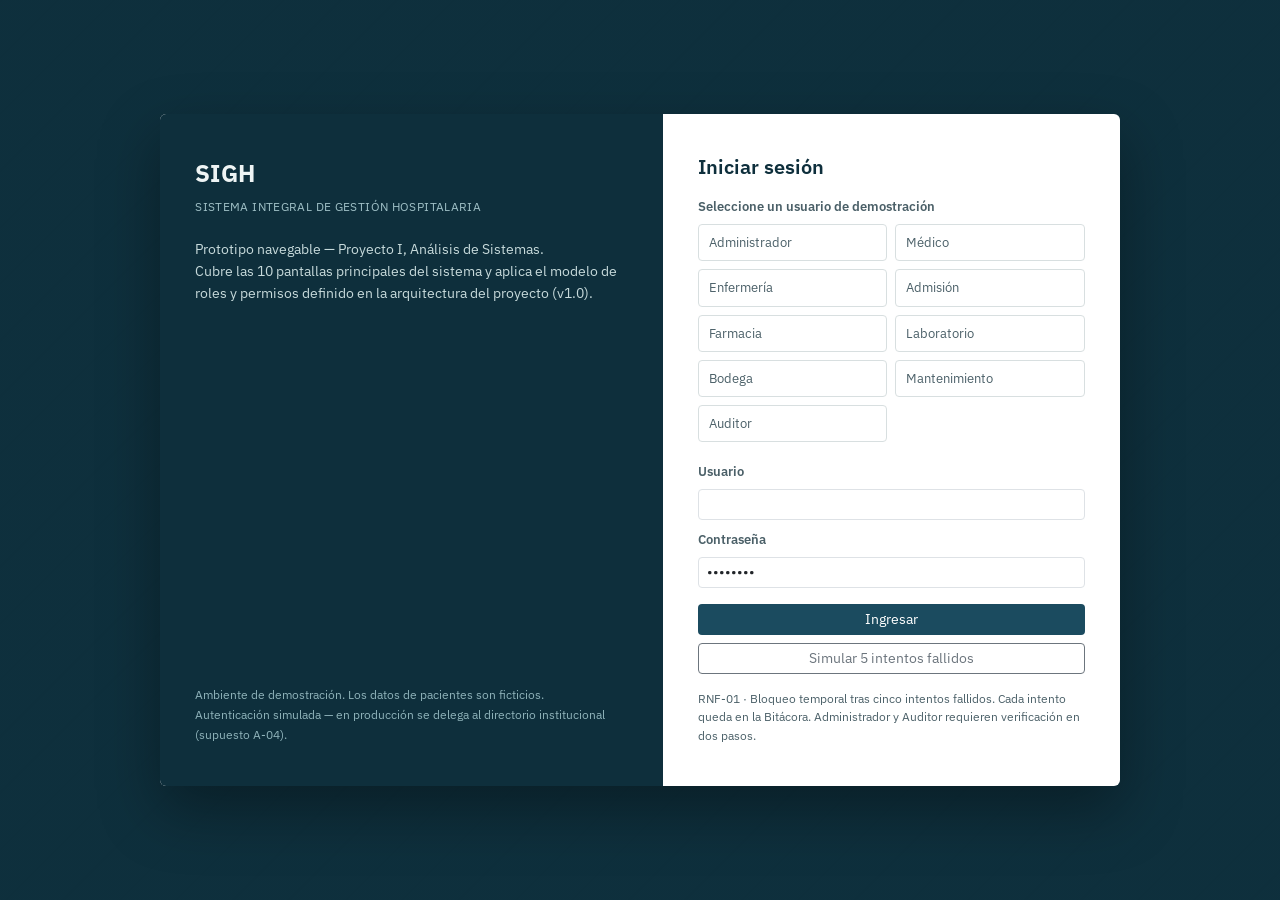
<file: index.html>
<!DOCTYPE html>
<html lang="es">
<head>
<meta charset="UTF-8">
<meta name="viewport" content="width=device-width, initial-scale=1">
<title>Inicio de sesión — SIGH</title>
<link href="https://cdnjs.cloudflare.com/ajax/libs/twitter-bootstrap/5.3.3/css/bootstrap.min.css" rel="stylesheet">
<link href="https://fonts.googleapis.com/css2?family=IBM+Plex+Sans:wght@400;500;600;700&family=IBM+Plex+Mono:wght@500;600&display=swap" rel="stylesheet">
<link href="css/styles.css" rel="stylesheet">
</head>
<body>
<div id="screen-login">

  <div class="login-card">
    <div class="login-side">
      <div>
        <div class="brand">SIGH<small>SISTEMA INTEGRAL DE GESTIÓN HOSPITALARIA</small></div>
        <p class="mt-4 mb-0" style="font-size:.85rem; color:#c7dadb; line-height:1.6;">
          Prototipo navegable — Proyecto I, Análisis de Sistemas.<br>
          Cubre las 10 pantallas principales del sistema y aplica el modelo de roles
          y permisos definido en la arquitectura del proyecto (v1.0).
        </p>
      </div>
      <div class="meta-line">
        Ambiente de demostración. Los datos de pacientes son ficticios.<br>
        Autenticación simulada — en producción se delega al directorio institucional (supuesto A-04).
      </div>
    </div>
    <div class="login-form">
      <h5 class="mb-3">Iniciar sesión</h5>
      <div class="mb-3">
        <label class="form-label">Seleccione un usuario de demostración</label>
        <div class="role-pick" id="role-pick"></div>
      </div>
      <div class="mb-2">
        <label class="form-label">Usuario</label>
        <input type="text" class="form-control form-control-sm" id="login-user" readonly>
      </div>
      <div class="mb-3">
        <label class="form-label">Contraseña</label>
        <input type="password" class="form-control form-control-sm" id="login-pass" placeholder="••••••••" value="demo1234">
      </div>
      <div id="login-alert" class="alert alert-danger py-2 px-3 d-none" style="font-size:.82rem;"></div>
      <button class="btn btn-sm w-100" style="background:var(--sigh-teal-700); color:#fff;" onclick="doLogin()">Ingresar</button>
      <button class="btn btn-sm btn-outline-secondary w-100 mt-2" onclick="simulateFailedLogin()">Simular 5 intentos fallidos</button>
      <p class="helper-text mt-3 mb-0">
        RNF-01 · Bloqueo temporal tras cinco intentos fallidos. Cada intento queda en la Bitácora.
        Administrador y Auditor requieren verificación en dos pasos.
      </p>
    </div>
  </div>
</div>

<script src="https://cdnjs.cloudflare.com/ajax/libs/twitter-bootstrap/5.3.3/js/bootstrap.bundle.min.js"></script>
<script src="js/app.js"></script>
<script>
/* ---------------------------------------------------------
   Lógica exclusiva de la pantalla de inicio de sesión
--------------------------------------------------------- */
let selectedRoleKey = null;

function buildRolePicker(){
  const wrap = document.getElementById('role-pick');
  wrap.innerHTML = '';
  Object.entries(ROLES).forEach(([key, r]) => {
    const btn = document.createElement('button');
    btn.type = 'button';
    btn.className = 'role-chip';
    btn.textContent = r.label;
    btn.onclick = () => selectRole(key, btn);
    wrap.appendChild(btn);
  });
}

function selectRole(key, btnEl){
  selectedRoleKey = key;
  document.querySelectorAll('.role-chip').forEach(b => b.classList.remove('active'));
  btnEl.classList.add('active');
  document.getElementById('login-user').value = ROLES[key].user;
}

let failCount = 0;
function simulateFailedLogin(){
  failCount = 5;
  const a = document.getElementById('login-alert');
  a.classList.remove('d-none');
  a.textContent = 'Cuenta bloqueada temporalmente tras 5 intentos fallidos (RNF-01). Intente nuevamente en unos minutos o contacte a Informática.';
  const actor = selectedRoleKey ? (ROLES[selectedRoleKey].user + ' (intento, ' + ROLES[selectedRoleKey].label + ')') : 'desconocido';
  logAudit('Inicio de sesión', '5 intentos fallidos consecutivos — cuenta bloqueada temporalmente (RNF-01)', 'denied', {actor});
}

function doLogin(){
  const alertEl = document.getElementById('login-alert');
  if(!selectedRoleKey){
    alertEl.classList.remove('d-none');
    alertEl.textContent = 'Seleccione un usuario de demostración para continuar.';
    return;
  }
  if(failCount >= 5){
    alertEl.classList.remove('d-none');
    alertEl.textContent = 'Esta cuenta está bloqueada temporalmente. No es posible iniciar sesión.';
    logAudit('Intento de inicio de sesión', `Usuario ${ROLES[selectedRoleKey].user} — cuenta bloqueada`, 'denied',
      {actor: ROLES[selectedRoleKey].user + ' (' + ROLES[selectedRoleKey].label + ')'});
    return;
  }
  alertEl.classList.add('d-none');

  // RNF-01 — verificación en dos pasos para Administrador y Auditor (roles con mayor alcance).
  const requiere2FA = selectedRoleKey === 'administrador' || selectedRoleKey === 'auditor';
  const actor = ROLES[selectedRoleKey].user + ' (' + ROLES[selectedRoleKey].label + ')';
  if(requiere2FA){
    const codigo = prompt('Verificación en dos pasos requerida para ' + ROLES[selectedRoleKey].label + ' (RNF-01).\nIngrese el código enviado (demo: 123456):');
    if(codigo !== '123456'){
      alertEl.classList.remove('d-none');
      alertEl.textContent = 'Código de verificación incorrecto. Inicio de sesión cancelado.';
      logAudit('Verificación en dos pasos', `Código incorrecto para ${ROLES[selectedRoleKey].user}`, 'denied', {actor});
      return;
    }
    logAudit('Verificación en dos pasos', `Código correcto para ${ROLES[selectedRoleKey].user}`, 'ok', {actor});
  }

  setRole(selectedRoleKey);
  logAudit('Inicio de sesión', 'Sesión iniciada correctamente' + (requiere2FA ? ' con verificación en dos pasos' : ''), 'ok');
  const firstAllowed = SCREENS.find(s => s.roles.includes(selectedRoleKey));
  window.location.href = firstAllowed ? firstAllowed.file : SCREENS[0].file;
}

// Si ya hay una sesión activa (localStorage), ir directo al primer módulo permitido
if(getRole()){
  const r = getRole();
  const firstAllowed = SCREENS.find(s => s.roles.includes(r));
  window.location.href = firstAllowed ? firstAllowed.file : SCREENS[0].file;
} else {
  buildRolePicker();
}
</script>
</body>
</html>
</file>
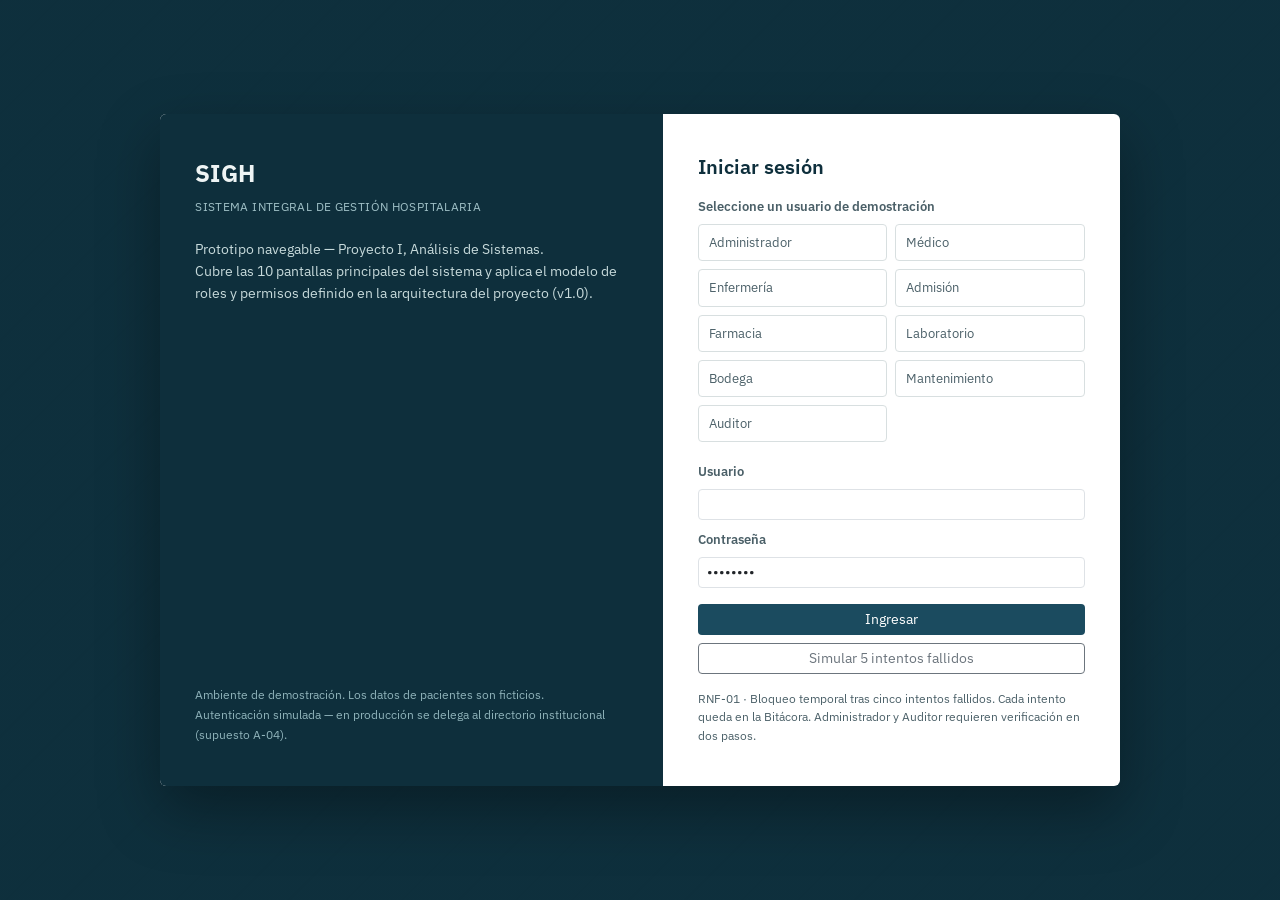
<file: administracion.html>
<!DOCTYPE html>
<html lang="es">
<head>
<meta charset="UTF-8">
<meta name="viewport" content="width=device-width, initial-scale=1">
<title>Administración — SIGH</title>
<link href="https://cdnjs.cloudflare.com/ajax/libs/twitter-bootstrap/5.3.3/css/bootstrap.min.css" rel="stylesheet">
<link href="https://fonts.googleapis.com/css2?family=IBM+Plex+Sans:wght@400;500;600;700&family=IBM+Plex+Mono:wght@500;600&display=swap" rel="stylesheet">
<link href="css/styles.css" rel="stylesheet">
</head>
<body data-screen="administracion">
<div id="page-content">
<div class="panel mb-3">
          <div class="panel-head">
            <h2>Empleados y roles</h2>
            <button class="btn btn-sm" id="btn-nuevo-empleado" style="background:var(--sigh-teal-700); color:#fff;" onclick="nuevoEmpleado()">+ Nuevo empleado</button>
          </div>
          <div class="table-responsive">
            <table class="table mb-0">
              <thead><tr><th>Empleado</th><th>Usuario</th><th>Rol</th><th>Servicio</th><th>Estado</th><th></th></tr></thead>
              <tbody>
                <tr><td>Ana Beatriz Coy</td><td class="mono">acoy</td><td>Enfermería</td><td>Medicina Interna</td><td><span class="badge-state st-disponible">Activo</span></td><td><button class="btn btn-sm btn-outline-secondary btn-editar-rol" onclick="confirmCriticalAction('Cambiar el rol de Ana Beatriz Coy')">Editar rol</button></td></tr>
                <tr><td>Dr. Luis Fernando Say</td><td class="mono">lsay</td><td>Médico</td><td>Medicina Interna</td><td><span class="badge-state st-disponible">Activo</span></td><td><button class="btn btn-sm btn-outline-secondary btn-editar-rol" onclick="confirmCriticalAction('Cambiar el rol de Luis Fernando Say')">Editar rol</button></td></tr>
                <tr><td>Karla Ixchop</td><td class="mono">kixchop</td><td>Farmacia</td><td>Farmacia central</td><td><span class="badge-state st-fuera">Inactivo</span></td><td><button class="btn btn-sm btn-outline-secondary btn-editar-rol" disabled>Editar rol</button></td></tr>
              </tbody>
            </table>
          </div>
          <div class="panel-body pt-0 pb-2" id="nota-solo-lectura" style="display:none;">
            <p class="helper-text mb-0">Mantenimiento tiene acceso de solo lectura a Empleado y Servicio (Tabla 6.11 del documento de Arquitectura y Seguridad); solo Administrador puede editar roles o dar de alta empleados.</p>
          </div>
        </div>
        <div class="row g-3">
          <div class="col-lg-6">
            <div class="panel">
              <div class="panel-head"><h2>Catálogo de servicios</h2></div>
              <div class="panel-body">
                <ul class="list-group list-group-flush" style="font-size:.85rem;">
                  <li class="list-group-item d-flex justify-content-between px-0">Medicina Interna <span class="helper-text">22 camas</span></li>
                  <li class="list-group-item d-flex justify-content-between px-0">Pediatría <span class="helper-text">14 camas</span></li>
                  <li class="list-group-item d-flex justify-content-between px-0">Emergencias <span class="helper-text">10 camas</span></li>
                </ul>
              </div>
            </div>
          </div>
          <div class="col-lg-6">
            <div class="panel">
              <div class="panel-head"><h2>Órdenes de mantenimiento</h2></div>
              <div class="panel-body">
                <p class="mb-2" style="font-size:.85rem;"><strong>OM-118</strong> · Ventilador quirófano 2 · Falla reportada · <span class="badge-state st-bloqueada">Fuera de servicio</span></p>
                <p class="mb-0 helper-text">Cualquier rol operativo puede reportar una falla; solo Mantenimiento la gestiona hasta el cierre.</p>
              </div>
            </div>
          </div>
        </div>
</div>

<script src="https://cdnjs.cloudflare.com/ajax/libs/twitter-bootstrap/5.3.3/js/bootstrap.bundle.min.js"></script>
<script src="js/app.js"></script>
<script>SIGH.boot('administracion');</script>
</body>
</html>
</file>
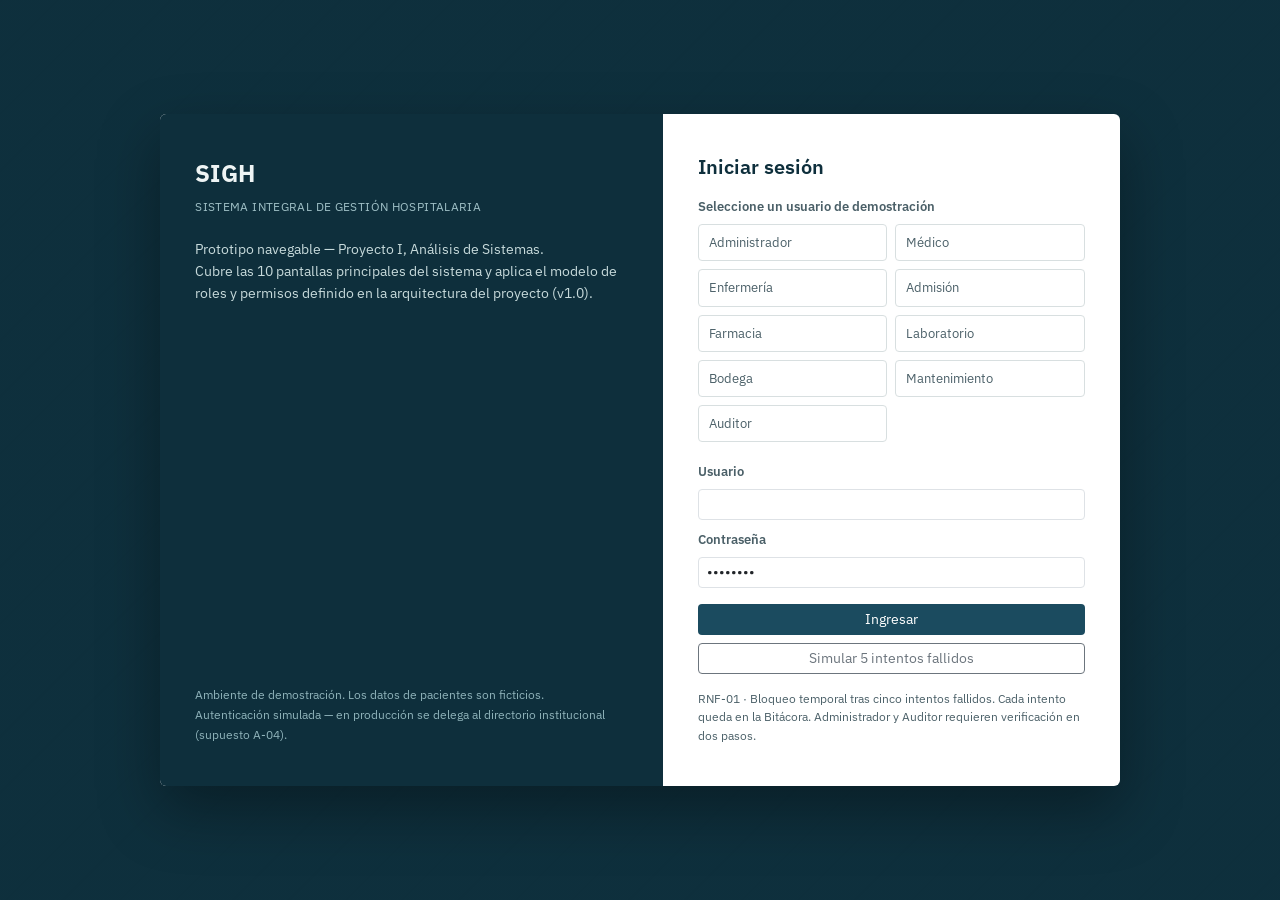
<file: admision.html>
<!DOCTYPE html>
<html lang="es">
<head>
<meta charset="UTF-8">
<meta name="viewport" content="width=device-width, initial-scale=1">
<title>Admisión — SIGH</title>
<link href="https://cdnjs.cloudflare.com/ajax/libs/twitter-bootstrap/5.3.3/css/bootstrap.min.css" rel="stylesheet">
<link href="https://fonts.googleapis.com/css2?family=IBM+Plex+Sans:wght@400;500;600;700&family=IBM+Plex+Mono:wght@500;600&display=swap" rel="stylesheet">
<link href="css/styles.css" rel="stylesheet">
</head>
<body data-screen="admision">
<div id="page-content">
<div class="row g-3">
          <div class="col-lg-6">
            <div class="panel">
              <div class="panel-head"><h2>1. Registrar / verificar paciente</h2></div>
              <div class="panel-body">
                <div class="mb-2">
                  <label class="form-label mb-1">Paciente identificado</label>
                  <div class="form-check form-switch">
                    <input class="form-check-input" type="checkbox" id="chk-identificado" checked onchange="toggleIdentificado()">
                    <label class="form-check-label helper-text" for="chk-identificado">Si no está identificado, se registra como «NN» y se completa después (caso alternativo P1)</label>
                  </div>
                </div>
                <div class="row g-2">
                  <div class="col-8">
                    <label class="form-label mb-1">Nombre completo <span class="required-star">*</span></label>
                    <input class="form-control form-control-sm" id="adm-nombre" value="María Xitumul Son">
                  </div>
                  <div class="col-4">
                    <label class="form-label mb-1">DPI <span class="required-star">*</span></label>
                    <input class="form-control form-control-sm" value="2451 88732 0801">
                  </div>
                </div>
                <div class="row g-2 mt-1">
                  <div class="col-6">
                    <label class="form-label mb-1">Fecha de nacimiento</label>
                    <input type="date" class="form-control form-control-sm" value="2018-06-03">
                  </div>
                  <div class="col-6">
                    <label class="form-label mb-1">Responsable / contacto</label>
                    <input class="form-control form-control-sm" value="Elena Son (madre)">
                  </div>
                </div>
                <div class="alert alert-warning py-2 px-3 mt-3 mb-0" style="font-size:.8rem;">
                  RF-01 — Ya existe un paciente con DPI similar (Marta Xitumul Son, expediente 00842). Confirme que no es un duplicado antes de continuar.
                </div>
              </div>
            </div>
          </div>

          <div class="col-lg-6">
            <div class="panel">
              <div class="panel-head"><h2>2. Crear episodio de atención</h2></div>
              <div class="panel-body">
                <div class="row g-2">
                  <div class="col-6">
                    <label class="form-label mb-1">Tipo de ingreso <span class="required-star">*</span></label>
                    <select class="form-select form-select-sm">
                      <option>Programado</option>
                      <option selected>Emergencia</option>
                      <option>Traslado externo</option>
                    </select>
                  </div>
                  <div class="col-6">
                    <label class="form-label mb-1">Servicio destino</label>
                    <select class="form-select form-select-sm">
                      <option>Pediatría</option>
                      <option>Medicina Interna</option>
                      <option>Emergencias</option>
                    </select>
                  </div>
                </div>
                <div class="mt-2">
                  <label class="form-label mb-1 d-flex justify-content-between">
                    <span>Motivo de consulta / prioridad de triage</span>
                    <span class="field-lock">🔒 Registra Enfermería o Médico — dato Sensible</span>
                  </label>
                  <input class="form-control form-control-sm" disabled placeholder="Fuera del alcance de Admisión">
                </div>
                <button class="btn btn-sm mt-3" style="background:var(--sigh-teal-700); color:#fff;" onclick="crearEpisodio()">
                  Crear episodio
                </button>
              </div>
            </div>
          </div>
        </div>

        <div class="panel mt-3">
          <div class="panel-head">
            <h2>Lista de espera — sin cama disponible</h2>
            <span class="helper-text">Escenario: ingreso programado sin cama · RF-03</span>
          </div>
          <div class="table-responsive">
            <table class="table mb-0">
              <thead><tr><th>#</th><th>Paciente</th><th>Servicio</th><th>Motivo</th><th>En espera desde</th><th>Prioridad</th></tr></thead>
              <tbody id="tbl-espera"></tbody>
            </table>
          </div>
          <div class="panel-body pt-0">
            <p class="helper-text mb-0">Al asignar una cama disponible en Encamamiento, el sistema toma automáticamente al paciente de mayor prioridad en espera para ese servicio.</p>
          </div>
        </div>
</div>

<script src="https://cdnjs.cloudflare.com/ajax/libs/twitter-bootstrap/5.3.3/js/bootstrap.bundle.min.js"></script>
<script src="js/app.js"></script>
<script>SIGH.boot('admision');</script>
</body>
</html>
</file>
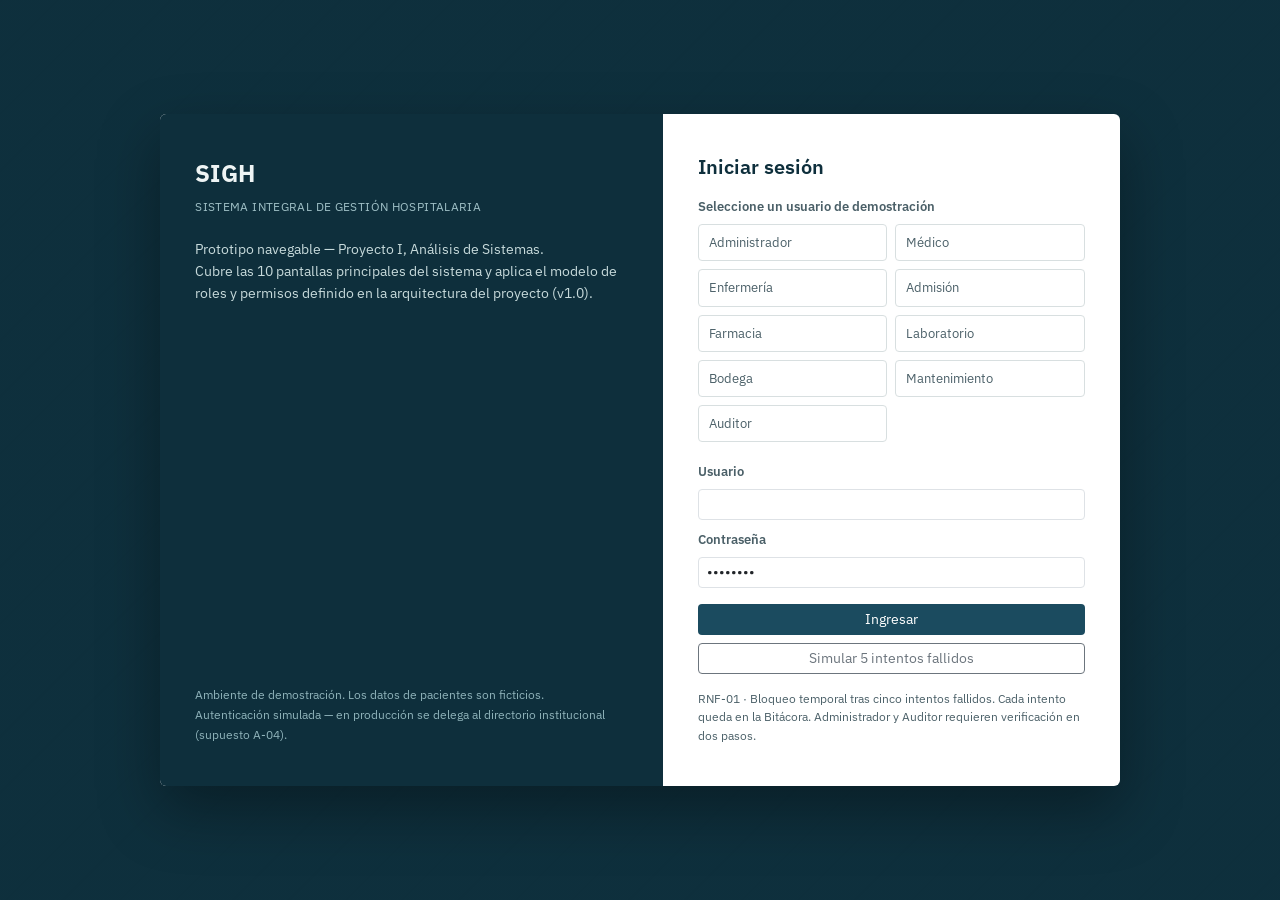
<file: camas.html>
<!DOCTYPE html>
<html lang="es">
<head>
<meta charset="UTF-8">
<meta name="viewport" content="width=device-width, initial-scale=1">
<title>Encamamiento — SIGH</title>
<link href="https://cdnjs.cloudflare.com/ajax/libs/twitter-bootstrap/5.3.3/css/bootstrap.min.css" rel="stylesheet">
<link href="https://fonts.googleapis.com/css2?family=IBM+Plex+Sans:wght@400;500;600;700&family=IBM+Plex+Mono:wght@500;600&display=swap" rel="stylesheet">
<link href="css/styles.css" rel="stylesheet">
</head>
<body data-screen="camas">
<div id="page-content">
<div class="d-flex justify-content-between align-items-center mb-2">
          <div class="d-flex gap-2">
            <span class="badge-state st-disponible">Disponible</span>
            <span class="badge-state st-reservada">Reservada</span>
            <span class="badge-state st-ocupada">Ocupada</span>
            <span class="badge-state st-limpieza">En limpieza</span>
            <span class="badge-state st-bloqueada">Bloqueada / aislamiento</span>
            <span class="badge-state st-fuera">Fuera de servicio</span>
            <span class="badge-state st-mantenimiento">En mantenimiento</span>
          </div>
          <select class="form-select form-select-sm" id="camas-filtro-servicio" style="width:200px;" onchange="filterCamas()">
            <option value="">Todos los servicios</option>
            <option>Medicina Interna</option>
            <option>Pediatría</option>
            <option>Emergencias</option>
          </select>
        </div>
        <div class="bed-grid" id="bed-grid"></div>
        <p class="helper-text mt-3 mb-0">
          RN-01 · Una cama solo puede tener una ocupación activa. RN-02 · Tras un egreso, la cama pasa a
          «En limpieza» y solo Enfermería aprueba el paso a «Disponible» (los cambios de estado los aplica
          el motor de reglas, no una edición directa — decisión D-A03).
        </p>
</div>

<script src="https://cdnjs.cloudflare.com/ajax/libs/twitter-bootstrap/5.3.3/js/bootstrap.bundle.min.js"></script>
<script src="js/app.js"></script>
<script>SIGH.boot('camas');</script>
</body>
</html>
</file>
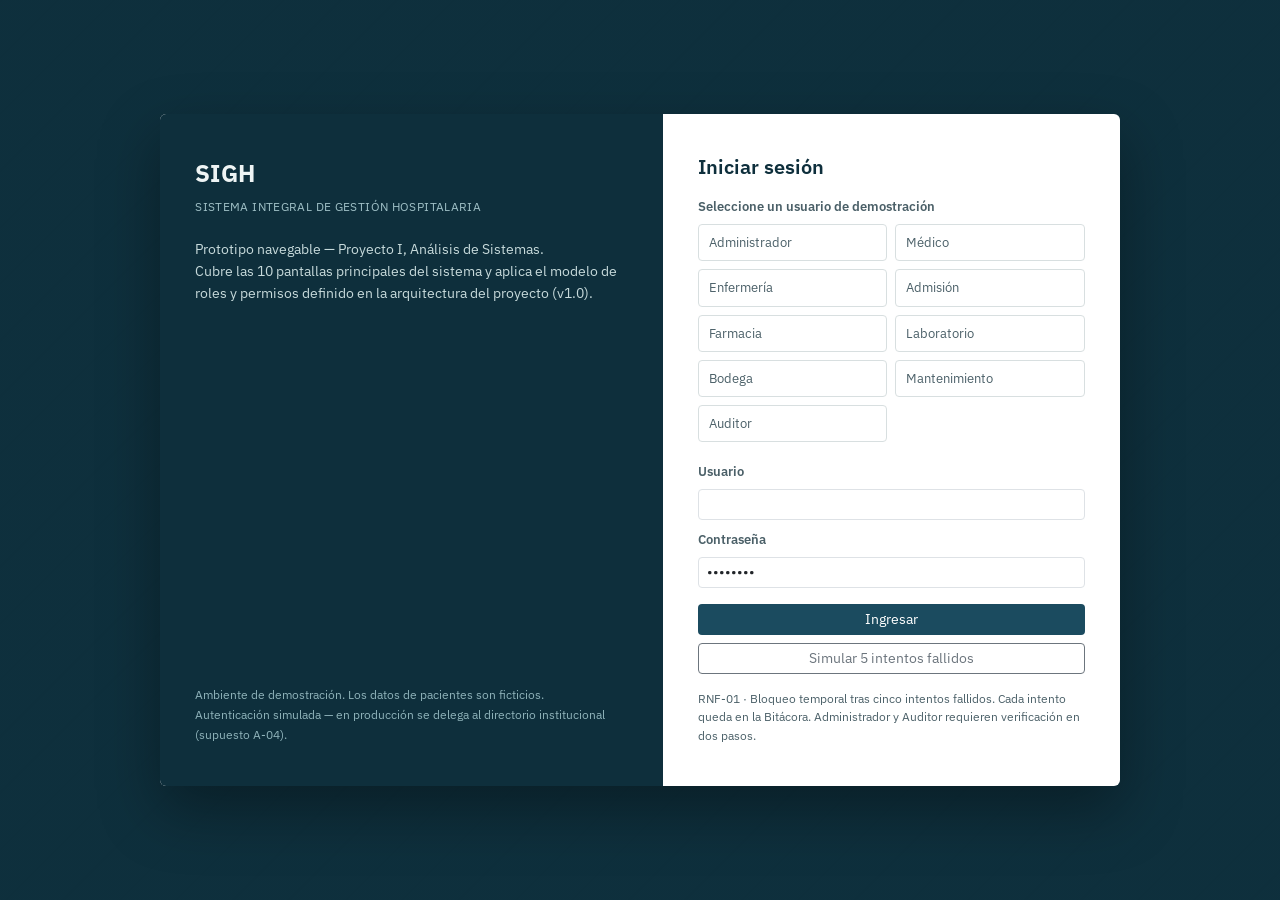
<file: consulta.html>
<!DOCTYPE html>
<html lang="es">
<head>
<meta charset="UTF-8">
<meta name="viewport" content="width=device-width, initial-scale=1">
<title>Consulta — SIGH</title>
<link href="https://cdnjs.cloudflare.com/ajax/libs/twitter-bootstrap/5.3.3/css/bootstrap.min.css" rel="stylesheet">
<link href="https://fonts.googleapis.com/css2?family=IBM+Plex+Sans:wght@400;500;600;700&family=IBM+Plex+Mono:wght@500;600&display=swap" rel="stylesheet">
<link href="css/styles.css" rel="stylesheet">
</head>
<body data-screen="consulta">
<div id="page-content">
<div class="row g-3">
          <div class="col-lg-5">
            <div class="panel">
              <div class="panel-head"><h2>Paciente en consulta</h2></div>
              <div class="panel-body">
                <p class="mb-1"><strong>Juan Pérez López</strong> · <span class="sensitive-mask">2145xxxxx</span></p>
                <p class="mb-1 helper-text">Episodio EP-2026-0417 · Medicina Interna · Cama HAB-101-C2</p>
                <div class="alert alert-danger py-2 px-3 mt-2 mb-0" style="font-size:.8rem;">
                  RF-08 — Alergia registrada: <strong>Penicilina</strong>. Verifique antes de prescribir antibióticos beta-lactámicos.
                </div>
              </div>
            </div>
          </div>
          <div class="col-lg-7" id="panel-orden">
            <div class="panel">
              <div class="panel-head"><h2>Nueva orden clínica</h2></div>
              <div class="panel-body">
                <div class="row g-2">
                  <div class="col-6">
                    <label class="form-label mb-1">Tipo de orden</label>
                    <select class="form-select form-select-sm" id="orden-tipo" onchange="checkAllergy()">
                      <option>Prescripción de medicamento</option>
                      <option>Orden de laboratorio</option>
                      <option>Indicación de cuidado</option>
                    </select>
                  </div>
                  <div class="col-6">
                    <label class="form-label mb-1">Prioridad</label>
                    <select class="form-select form-select-sm">
                      <option>Rutinaria</option>
                      <option>Urgente</option>
                    </select>
                  </div>
                </div>
                <div class="mt-2">
                  <label class="form-label mb-1">Medicamento / detalle <span class="required-star">*</span></label>
                  <input class="form-control form-control-sm" id="orden-detalle" value="Amoxicilina 500mg" onkeyup="checkAllergy()">
                </div>
                <div class="row g-2 mt-1">
                  <div class="col-4">
                    <label class="form-label mb-1">Dosis</label>
                    <input class="form-control form-control-sm" value="500 mg">
                  </div>
                  <div class="col-4">
                    <label class="form-label mb-1">Frecuencia</label>
                    <input class="form-control form-control-sm" value="c/8h">
                  </div>
                  <div class="col-4">
                    <label class="form-label mb-1">Vía</label>
                    <input class="form-control form-control-sm" value="Oral">
                  </div>
                </div>
                <div id="allergy-warning" class="alert alert-danger py-2 px-3 mt-2 mb-0" style="font-size:.8rem;">
                  ⚠ Este medicamento pertenece a la familia de la alergia registrada (Penicilina). Confirme para continuar (RN-11 — acción crítica, requiere confirmación).
                </div>
                <button class="btn btn-sm mt-3" style="background:var(--sigh-teal-700); color:#fff;" onclick="emitirOrden()">
                  Emitir orden
                </button>
                <p class="helper-text mt-2 mb-0">RN-04 · Órdenes clínicas: autor autorizado — Médico.</p>
              </div>
            </div>
          </div>
          <div class="col-lg-7" id="panel-triage" style="display:none;">
            <div class="panel">
              <div class="panel-head"><h2>Registrar triage</h2></div>
              <div class="panel-body">
                <div class="row g-2">
                  <div class="col-6">
                    <label class="form-label mb-1">Prioridad de triage <span class="required-star">*</span></label>
                    <select class="form-select form-select-sm" id="triage-prioridad">
                      <option>I — Resucitación</option>
                      <option>II — Emergencia</option>
                      <option selected>III — Urgente</option>
                      <option>IV — Urgencia menor</option>
                      <option>V — Sin urgencia</option>
                    </select>
                  </div>
                  <div class="col-6">
                    <label class="form-label mb-1">Signos vitales (resumen)</label>
                    <input class="form-control form-control-sm" id="triage-signos" placeholder="Ej. FC 88, TA 120/80, SpO2 97%">
                  </div>
                </div>
                <div class="mt-2">
                  <label class="form-label mb-1">Motivo de consulta <span class="required-star">*</span></label>
                  <textarea class="form-control form-control-sm" id="triage-motivo" rows="2" placeholder="Motivo referido por el paciente o responsable"></textarea>
                </div>
                <button class="btn btn-sm mt-3" style="background:var(--sigh-teal-700); color:#fff;" onclick="registrarTriage()">
                  Registrar triage
                </button>
                <p class="helper-text mt-2 mb-0">RF-05 · Dato Sensible — registra Enfermería o Médico (RN-10). Queda visible para el Médico en el expediente.</p>
              </div>
            </div>
          </div>
        </div>
</div>

<script src="https://cdnjs.cloudflare.com/ajax/libs/twitter-bootstrap/5.3.3/js/bootstrap.bundle.min.js"></script>
<script src="js/app.js"></script>
<script>SIGH.boot('consulta');</script>
</body>
</html>
</file>
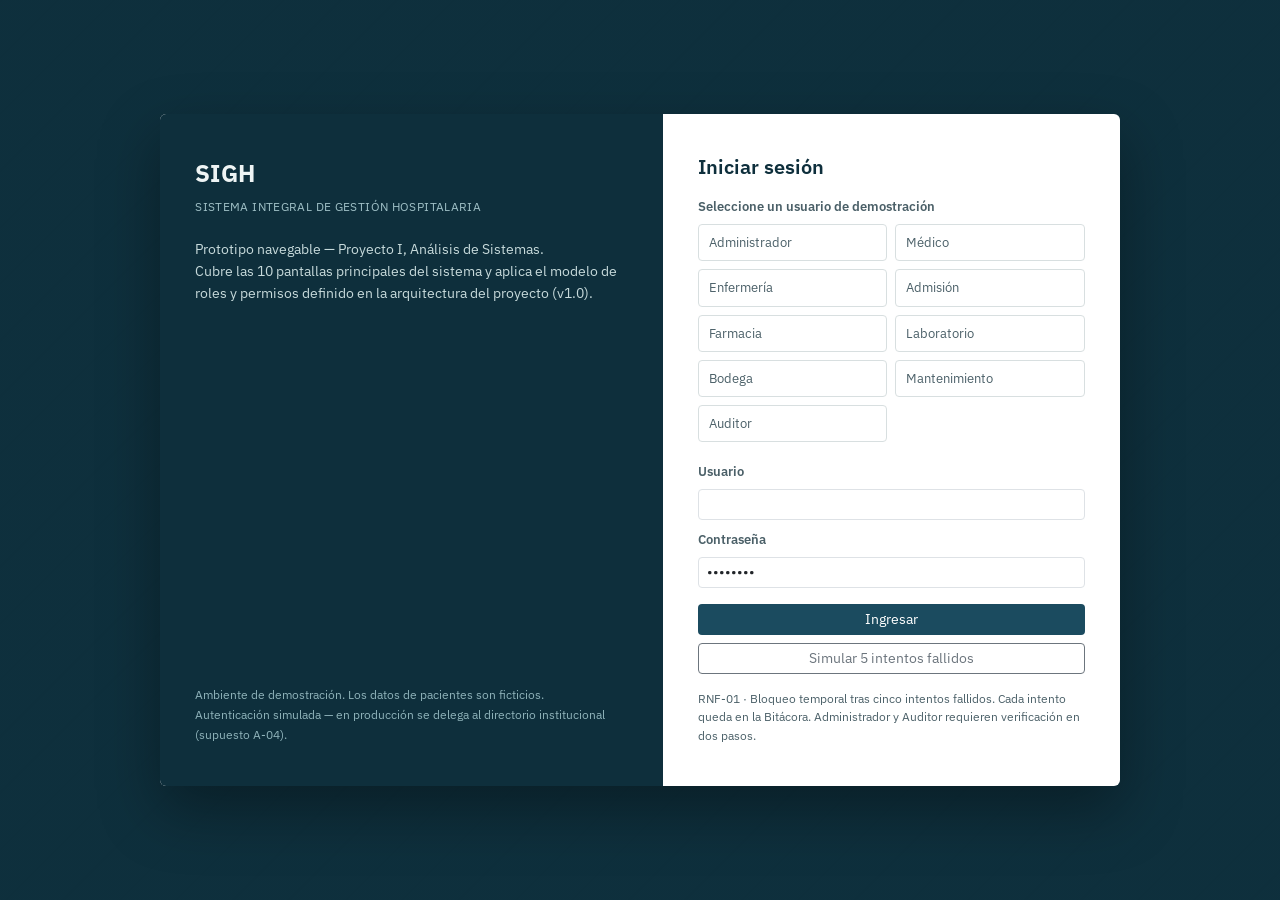
<file: farmacia.html>
<!DOCTYPE html>
<html lang="es">
<head>
<meta charset="UTF-8">
<meta name="viewport" content="width=device-width, initial-scale=1">
<title>Farmacia — SIGH</title>
<link href="https://cdnjs.cloudflare.com/ajax/libs/twitter-bootstrap/5.3.3/css/bootstrap.min.css" rel="stylesheet">
<link href="https://fonts.googleapis.com/css2?family=IBM+Plex+Sans:wght@400;500;600;700&family=IBM+Plex+Mono:wght@500;600&display=swap" rel="stylesheet">
<link href="css/styles.css" rel="stylesheet">
</head>
<body data-screen="farmacia">
<div id="page-content">
<div class="panel mb-3">
          <div class="panel-head"><h2>Órdenes pendientes de dispensación</h2></div>
          <div class="table-responsive">
            <table class="table mb-0">
              <thead><tr><th>Orden</th><th>Paciente</th><th>Alergias</th><th>Medicamento</th><th>Lote sugerido</th><th>Estado</th><th></th></tr></thead>
              <tbody>
                <tr data-paciente="Juan Pérez López" data-medicamento="Amoxicilina 500mg">
                  <td class="mono">OC-3381</td><td>Juan Pérez López</td><td class="mono" data-alergia-cell>…</td><td>Amoxicilina 500mg</td>
                  <td><span class="badge-state st-bloqueada">L-032 · vence 30/11/2026</span></td>
                  <td><span class="text-warning">Pendiente validación</span></td>
                  <td><button class="btn btn-sm btn-outline-secondary" onclick="dispensarOrden('OC-3381','Amoxicilina 500mg','Juan Pérez López','RN-05: se validó que el lote no está vencido ni bloqueado.')">Validar y dispensar</button></td>
                </tr>
                <tr data-paciente="NN — Emergencia 08" data-medicamento="Suero fisiológico 1000ml">
                  <td class="mono">OC-3379</td><td>NN — Emergencia 08</td><td class="mono" data-alergia-cell>…</td><td>Suero fisiológico 1000ml</td>
                  <td><span class="badge-state st-disponible">L-051 · vence 12/2027</span></td>
                  <td><span class="text-success">Lista</span></td>
                  <td><button class="btn btn-sm btn-outline-secondary" onclick="dispensarOrden('OC-3379','Suero fisiológico 1000ml','NN — Emergencia 08','')">Validar y dispensar</button></td>
                </tr>
                <tr class="table-danger" data-paciente="María Xitumul Son" data-medicamento="Insulina glargina">
                  <td class="mono">OC-3375</td><td>María Xitumul Son</td><td class="mono" data-alergia-cell>…</td><td>Insulina glargina</td>
                  <td><span class="badge-state st-bloqueada">L-010 · vencido 02/09/2026</span></td>
                  <td><span class="text-danger fw-semibold">Bloqueada — RN-05</span></td>
                  <td><button class="btn btn-sm btn-outline-danger" disabled title="No puede dispensarse: lote vencido">Bloqueado</button></td>
                </tr>
              </tbody>
            </table>
          </div>
        </div>
        <div class="panel">
          <div class="panel-head"><h2>Lotes próximos a vencer</h2></div>
          <div class="panel-body">
            <div class="alert alert-warning py-2 px-3 mb-0" style="font-size:.82rem;">
              RF-18 — 2 lotes vencen en los próximos 30 días (Amoxicilina L-032, Metformina L-028). Se notificó a Bodega. Además, el lote de Insulina L-010 ya está vencido y bloqueado para dispensación.
            </div>
          </div>
        </div>

        <div class="panel mt-3">
          <div class="panel-head"><h2>Devolución de medicamento</h2></div>
          <div class="panel-body">
            <div class="row g-2 align-items-end">
              <div class="col-md-4">
                <label class="form-label mb-1">Orden</label>
                <select class="form-select form-select-sm" id="dev-orden">
                  <option value="OC-3381|Amoxicilina 500mg|Juan Pérez López">OC-3381 · Amoxicilina 500mg · Juan Pérez López</option>
                  <option value="OC-3379|Suero fisiológico 1000ml|NN — Emergencia 08">OC-3379 · Suero fisiológico 1000ml · NN — Emergencia 08</option>
                </select>
              </div>
              <div class="col-md-5">
                <label class="form-label mb-1">Motivo de la devolución <span class="required-star">*</span></label>
                <input class="form-control form-control-sm" id="dev-motivo" placeholder="Ej. Suspensión de tratamiento, cambio de vía">
              </div>
              <div class="col-md-3">
                <button class="btn btn-sm w-100 btn-outline-secondary" onclick="devolverMedicamento()">Registrar devolución</button>
              </div>
            </div>
            <p class="helper-text mt-2 mb-0">RN-06 · La devolución identifica origen, destino, responsable, cantidad y documento soporte (orden de origen).</p>
          </div>
        </div>
</div>

<script src="https://cdnjs.cloudflare.com/ajax/libs/twitter-bootstrap/5.3.3/js/bootstrap.bundle.min.js"></script>
<script src="js/app.js"></script>
<script>SIGH.boot('farmacia');</script>
</body>
</html>
</file>
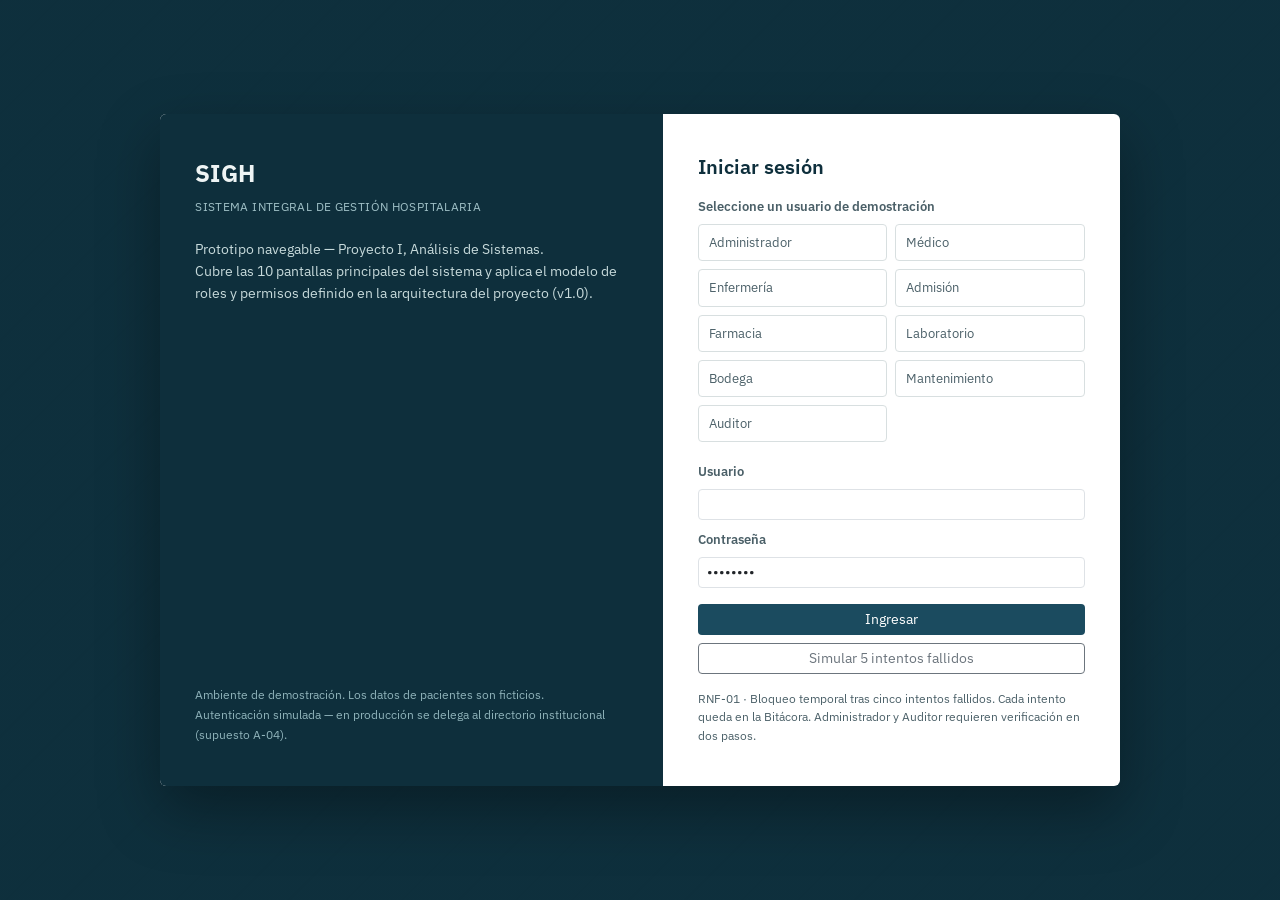
<file: inventario.html>
<!DOCTYPE html>
<html lang="es">
<head>
<meta charset="UTF-8">
<meta name="viewport" content="width=device-width, initial-scale=1">
<title>Inventario — SIGH</title>
<link href="https://cdnjs.cloudflare.com/ajax/libs/twitter-bootstrap/5.3.3/css/bootstrap.min.css" rel="stylesheet">
<link href="https://fonts.googleapis.com/css2?family=IBM+Plex+Sans:wght@400;500;600;700&family=IBM+Plex+Mono:wght@500;600&display=swap" rel="stylesheet">
<link href="css/styles.css" rel="stylesheet">
</head>
<body data-screen="inventario">
<div id="page-content">
<div class="panel mb-3">
          <div class="panel-head">
            <h2>Existencias por producto</h2>
            <button class="btn btn-sm" style="background:var(--sigh-teal-700); color:#fff;" onclick="showToast('Solicitud de reabastecimiento enviada para revisión.', 'ok')">+ Solicitar reabastecimiento</button>
          </div>
          <div class="table-responsive">
            <table class="table mb-0">
              <thead><tr><th>Producto</th><th>Existencia</th><th>Mínimo</th><th>Estado</th><th>Último movimiento</th></tr></thead>
              <tbody>
                <tr>
                  <td>Guantes de nitrilo (caja 100)</td><td>34</td><td>50</td>
                  <td><span class="badge-state st-bloqueada">Bajo mínimo</span></td><td class="helper-text">Salida · Enfermería · hoy 09:12</td>
                </tr>
                <tr>
                  <td>Gasas estériles 10x10</td><td>212</td><td>80</td>
                  <td><span class="badge-state st-disponible">Normal</span></td><td class="helper-text">Entrada · Bodega · ayer</td>
                </tr>
                <tr>
                  <td>Alcohol en gel 500ml</td><td>18</td><td>25</td>
                  <td><span class="badge-state st-reservada">Próximo a mínimo</span></td><td class="helper-text">Salida · Limpieza · hoy 07:40</td>
                </tr>
                <tr>
                  <td>Jeringas 5ml</td><td>640</td><td>150</td>
                  <td><span class="badge-state st-disponible">Normal</span></td><td class="helper-text">Entrada · Bodega · hace 3 días</td>
                </tr>
              </tbody>
            </table>
          </div>
        </div>
        <p class="helper-text mb-0">RN-06 · Toda salida de inventario identifica origen, destino, responsable y documento soporte.</p>
</div>

<script src="https://cdnjs.cloudflare.com/ajax/libs/twitter-bootstrap/5.3.3/js/bootstrap.bundle.min.js"></script>
<script src="js/app.js"></script>
<script>SIGH.boot('inventario');</script>
</body>
</html>
</file>
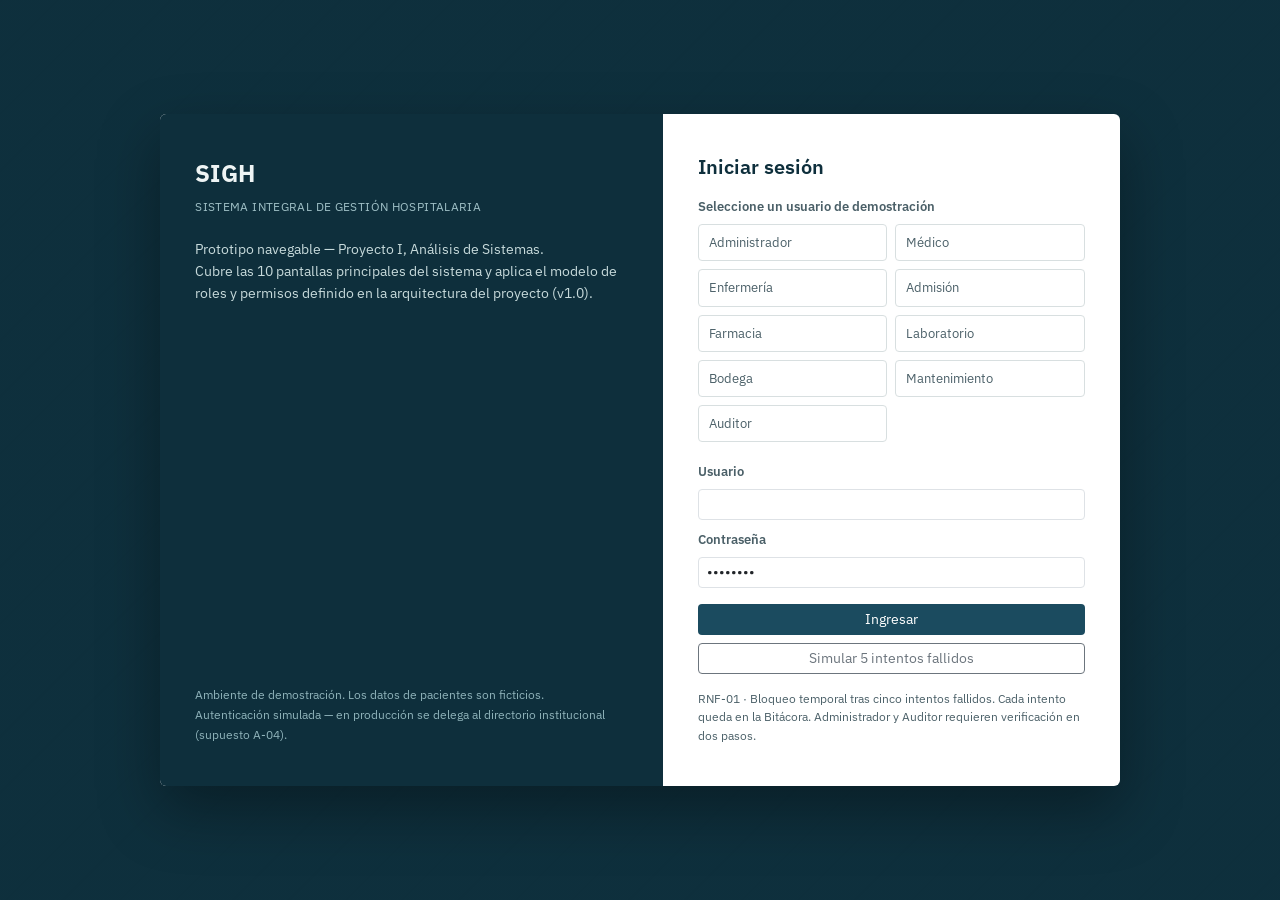
<file: laboratorio.html>
<!DOCTYPE html>
<html lang="es">
<head>
<meta charset="UTF-8">
<meta name="viewport" content="width=device-width, initial-scale=1">
<title>Laboratorio — SIGH</title>
<link href="https://cdnjs.cloudflare.com/ajax/libs/twitter-bootstrap/5.3.3/css/bootstrap.min.css" rel="stylesheet">
<link href="https://fonts.googleapis.com/css2?family=IBM+Plex+Sans:wght@400;500;600;700&family=IBM+Plex+Mono:wght@500;600&display=swap" rel="stylesheet">
<link href="css/styles.css" rel="stylesheet">
</head>
<body data-screen="laboratorio">
<div id="page-content">
<div class="panel mb-3">
          <div class="panel-head"><h2>Muestras y resultados</h2></div>
          <div class="table-responsive">
            <table class="table mb-0">
              <thead><tr><th>Orden</th><th>Paciente</th><th>Estudio</th><th>Estado muestra</th><th>Resultado</th><th></th></tr></thead>
              <tbody>
                <tr>
                  <td class="mono">OL-1245</td><td>Juan Pérez López</td><td>Hemograma completo</td>
                  <td><span class="badge-state st-ocupada">En proceso</span></td>
                  <td class="helper-text">—</td>
                  <td><button class="btn btn-sm btn-outline-secondary" onclick="registrarResultado('OL-1245','Hemograma completo','Juan Pérez López')">Registrar resultado</button></td>
                </tr>
                <tr class="table-danger">
                  <td class="mono">OL-1246</td><td>María Xitumul Son</td><td>Glucosa en ayunas</td>
                  <td><span class="badge-state st-disponible">Recibida</span></td>
                  <td><strong>380 mg/dL</strong></td>
                  <td><button class="btn btn-sm btn-danger" onclick="confirmCriticalAction('Validar y notificar el valor crítico de Glucosa (380 mg/dL) de María Xitumul Son')">⚠ Validar valor crítico</button></td>
                </tr>
                <tr>
                  <td class="mono">OL-1240</td><td>Carlos Ramírez Ical</td><td>Cultivo de orina</td>
                  <td><span class="badge-state st-bloqueada">Muestra rechazada</span></td>
                  <td class="helper-text">Repetir toma</td>
                  <td><button class="btn btn-sm btn-outline-secondary" onclick="solicitarRepeticion('OL-1240','Cultivo de orina','Carlos Ramírez Ical')">Solicitar repetición</button></td>
                </tr>
                <tr>
                  <td class="mono">OL-1238</td><td>Ana Küng Boc</td><td>Cultivo faríngeo</td>
                  <td><span class="badge-state st-fuera">Muestra extraviada</span></td>
                  <td class="helper-text">Sin muestra</td>
                  <td><button class="btn btn-sm btn-outline-secondary" onclick="solicitarRepeticion('OL-1238','Cultivo faríngeo','Ana Küng Boc')">Solicitar nueva toma</button></td>
                </tr>
              </tbody>
            </table>
          </div>
        </div>
        <p class="helper-text mb-0">RN-07 · Un resultado validado no se elimina; cualquier corrección crea una nueva versión con trazabilidad.</p>
</div>

<script src="https://cdnjs.cloudflare.com/ajax/libs/twitter-bootstrap/5.3.3/js/bootstrap.bundle.min.js"></script>
<script src="js/app.js"></script>
<script>SIGH.boot('laboratorio');</script>
</body>
</html>
</file>
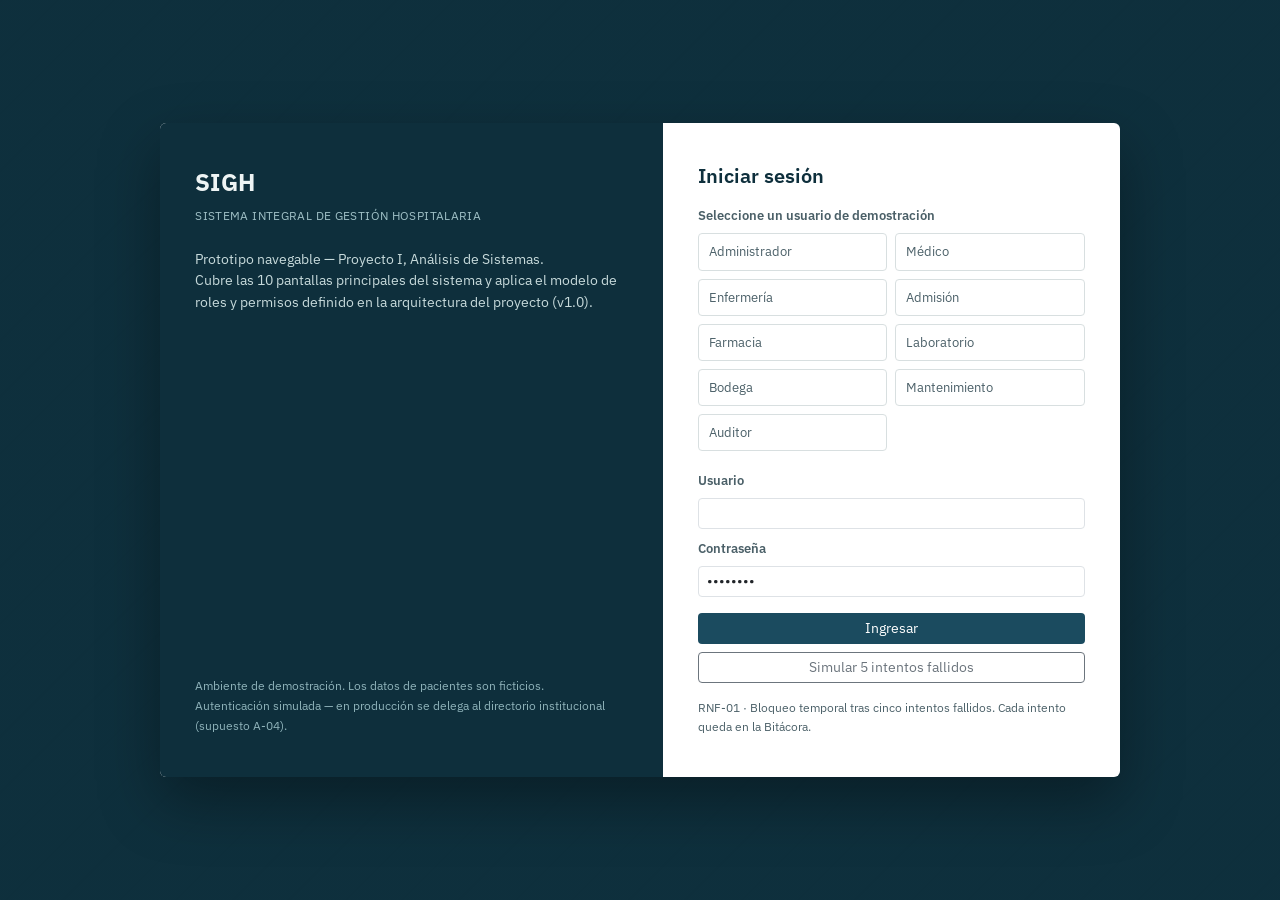
<file: login.html>
<!DOCTYPE html>
<html lang="es">
<head>
<meta charset="UTF-8">
<meta name="viewport" content="width=device-width, initial-scale=1">
<title>Inicio de sesión — SIGH</title>
<link href="https://cdnjs.cloudflare.com/ajax/libs/twitter-bootstrap/5.3.3/css/bootstrap.min.css" rel="stylesheet">
<link href="https://fonts.googleapis.com/css2?family=IBM+Plex+Sans:wght@400;500;600;700&family=IBM+Plex+Mono:wght@500;600&display=swap" rel="stylesheet">
<link href="css/styles.css" rel="stylesheet">
</head>
<body>
<div id="screen-login">

  <div class="login-card">
    <div class="login-side">
      <div>
        <div class="brand">SIGH<small>SISTEMA INTEGRAL DE GESTIÓN HOSPITALARIA</small></div>
        <p class="mt-4 mb-0" style="font-size:.85rem; color:#c7dadb; line-height:1.6;">
          Prototipo navegable — Proyecto I, Análisis de Sistemas.<br>
          Cubre las 10 pantallas principales del sistema y aplica el modelo de roles
          y permisos definido en la arquitectura del proyecto (v1.0).
        </p>
      </div>
      <div class="meta-line">
        Ambiente de demostración. Los datos de pacientes son ficticios.<br>
        Autenticación simulada — en producción se delega al directorio institucional (supuesto A-04).
      </div>
    </div>
    <div class="login-form">
      <h5 class="mb-3">Iniciar sesión</h5>
      <div class="mb-3">
        <label class="form-label">Seleccione un usuario de demostración</label>
        <div class="role-pick" id="role-pick"></div>
      </div>
      <div class="mb-2">
        <label class="form-label">Usuario</label>
        <input type="text" class="form-control form-control-sm" id="login-user" readonly>
      </div>
      <div class="mb-3">
        <label class="form-label">Contraseña</label>
        <input type="password" class="form-control form-control-sm" id="login-pass" placeholder="••••••••" value="demo1234">
      </div>
      <div id="login-alert" class="alert alert-danger py-2 px-3 d-none" style="font-size:.82rem;"></div>
      <button class="btn btn-sm w-100" style="background:var(--sigh-teal-700); color:#fff;" onclick="doLogin()">Ingresar</button>
      <button class="btn btn-sm btn-outline-secondary w-100 mt-2" onclick="simulateFailedLogin()">Simular 5 intentos fallidos</button>
      <p class="helper-text mt-3 mb-0">
        RNF-01 · Bloqueo temporal tras cinco intentos fallidos. Cada intento queda en la Bitácora.
      </p>
    </div>
  </div>
</div>

<script src="https://cdnjs.cloudflare.com/ajax/libs/twitter-bootstrap/5.3.3/js/bootstrap.bundle.min.js"></script>
<script src="js/app.js"></script>
<script>
/* ---------------------------------------------------------
   Lógica exclusiva de la pantalla de inicio de sesión
--------------------------------------------------------- */
let selectedRoleKey = null;

function buildRolePicker(){
  const wrap = document.getElementById('role-pick');
  wrap.innerHTML = '';
  Object.entries(ROLES).forEach(([key, r]) => {
    const btn = document.createElement('button');
    btn.type = 'button';
    btn.className = 'role-chip';
    btn.textContent = r.label;
    btn.onclick = () => selectRole(key, btn);
    wrap.appendChild(btn);
  });
}

function selectRole(key, btnEl){
  selectedRoleKey = key;
  document.querySelectorAll('.role-chip').forEach(b => b.classList.remove('active'));
  btnEl.classList.add('active');
  document.getElementById('login-user').value = ROLES[key].user;
}

let failCount = 0;
function simulateFailedLogin(){
  failCount = 5;
  const a = document.getElementById('login-alert');
  a.classList.remove('d-none');
  a.textContent = 'Cuenta bloqueada temporalmente tras 5 intentos fallidos (RNF-01). Intente nuevamente en unos minutos o contacte a Informática.';
}

function doLogin(){
  const alertEl = document.getElementById('login-alert');
  if(!selectedRoleKey){
    alertEl.classList.remove('d-none');
    alertEl.textContent = 'Seleccione un usuario de demostración para continuar.';
    return;
  }
  if(failCount >= 5){
    alertEl.classList.remove('d-none');
    alertEl.textContent = 'Esta cuenta está bloqueada temporalmente. No es posible iniciar sesión.';
    return;
  }
  alertEl.classList.add('d-none');
  setRole(selectedRoleKey);
  logAudit('Inicio de sesión', 'Sesión iniciada correctamente', 'ok');
  const firstAllowed = SCREENS.find(s => s.roles.includes(selectedRoleKey));
  window.location.href = firstAllowed ? firstAllowed.file : SCREENS[0].file;
}

// Si ya hay una sesión activa (localStorage), ir directo al primer módulo permitido
if(getRole()){
  const r = getRole();
  const firstAllowed = SCREENS.find(s => s.roles.includes(r));
  window.location.href = firstAllowed ? firstAllowed.file : SCREENS[0].file;
} else {
  buildRolePicker();
}
</script>
</body>
</html>
</file>
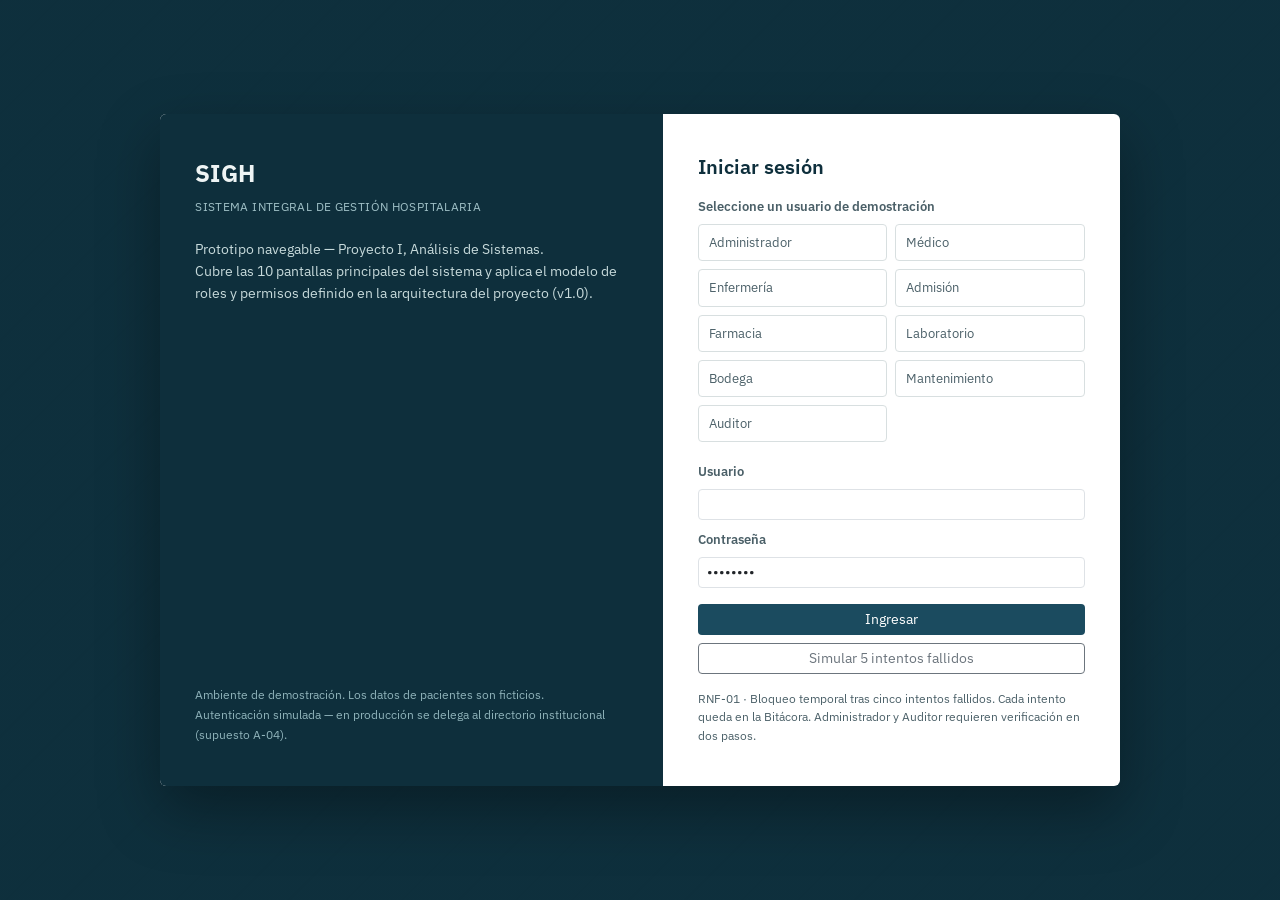
<file: pacientes.html>
<!DOCTYPE html>
<html lang="es">
<head>
<meta charset="UTF-8">
<meta name="viewport" content="width=device-width, initial-scale=1">
<title>Pacientes — SIGH</title>
<link href="https://cdnjs.cloudflare.com/ajax/libs/twitter-bootstrap/5.3.3/css/bootstrap.min.css" rel="stylesheet">
<link href="https://fonts.googleapis.com/css2?family=IBM+Plex+Sans:wght@400;500;600;700&family=IBM+Plex+Mono:wght@500;600&display=swap" rel="stylesheet">
<link href="css/styles.css" rel="stylesheet">
</head>
<body data-screen="pacientes">
<div id="page-content">
<div class="panel mb-3">
          <div class="panel-head">
            <h2>Buscar paciente</h2>
            <button class="btn btn-sm btn-outline-secondary" onclick="openEmergencyAccess()">Acceso de emergencia fuera de mi servicio</button>
          </div>
          <div class="panel-body">
            <div class="row g-2 align-items-end">
              <div class="col-md-4">
                <label class="form-label mb-1">Nombre o DPI</label>
                <input class="form-control form-control-sm" id="pac-filtro-texto" placeholder="Ej. Pérez, o últimos dígitos de DPI">
              </div>
              <div class="col-md-3">
                <label class="form-label mb-1">Servicio</label>
                <select class="form-select form-select-sm" id="pac-filtro-servicio">
                  <option value="">Todos</option>
                  <option>Medicina Interna</option>
                  <option>Pediatría</option>
                  <option>Emergencias</option>
                </select>
              </div>
              <div class="col-md-2">
                <button class="btn btn-sm w-100" style="background:var(--sigh-teal-700); color:#fff;" onclick="filterPacientes()">Buscar</button>
              </div>
            </div>
          </div>
        </div>

        <div class="panel">
          <div class="panel-head"><h2>Pacientes con episodio activo</h2></div>
          <div class="table-responsive">
            <table class="table mb-0">
              <thead>
                <tr>
                  <th>Paciente</th><th>DPI</th><th>Episodio</th><th>Servicio</th>
                  <th>Ingreso</th><th>Alergias</th><th>Diagnóstico</th><th></th>
                </tr>
              </thead>
              <tbody id="tbl-pacientes"></tbody>
            </table>
          </div>
        </div>
</div>

<script src="https://cdnjs.cloudflare.com/ajax/libs/twitter-bootstrap/5.3.3/js/bootstrap.bundle.min.js"></script>
<script src="js/app.js"></script>
<script>SIGH.boot('pacientes');</script>
</body>
</html>
</file>
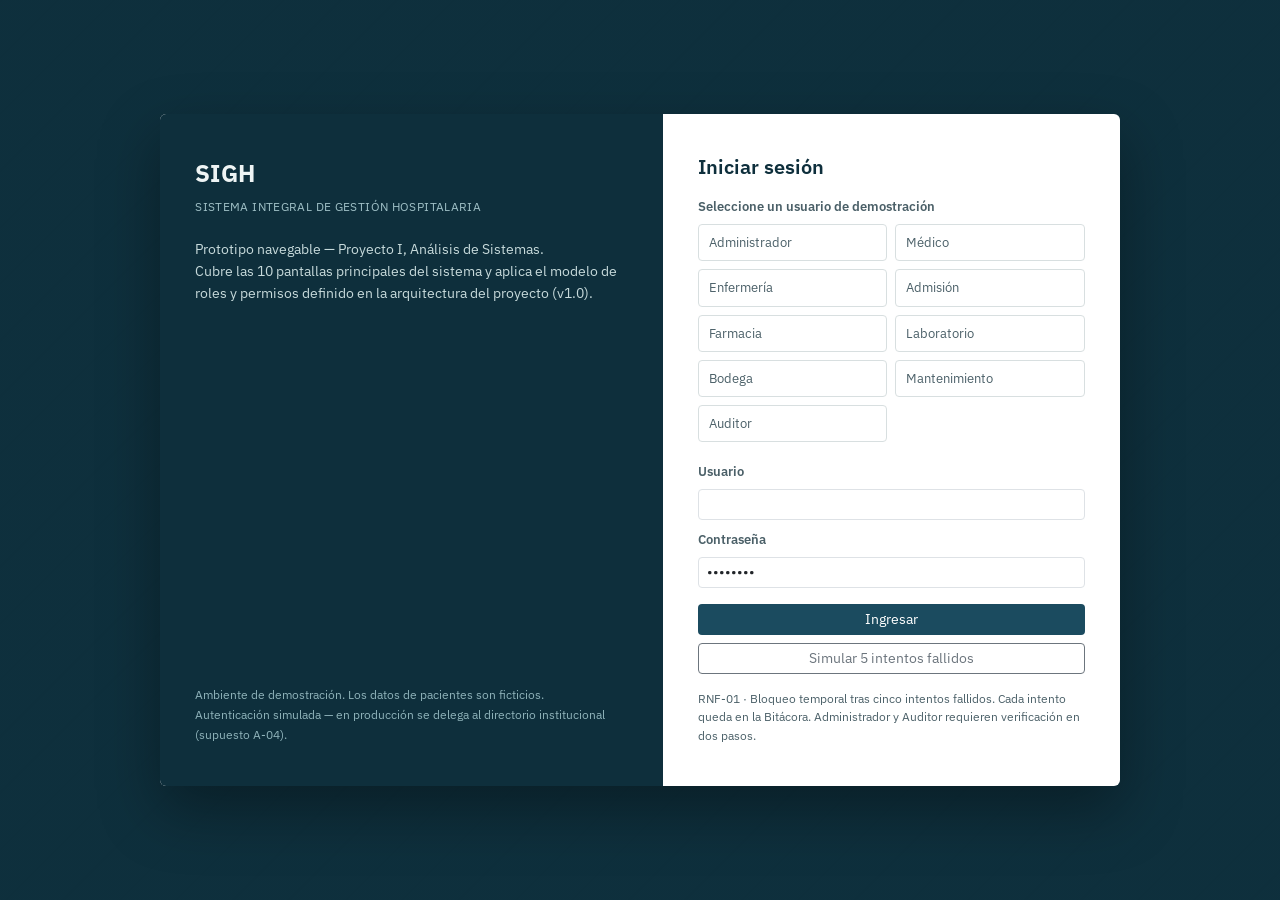
<file: reportes.html>
<!DOCTYPE html>
<html lang="es">
<head>
<meta charset="UTF-8">
<meta name="viewport" content="width=device-width, initial-scale=1">
<title>Reportes y auditoría — SIGH</title>
<link href="https://cdnjs.cloudflare.com/ajax/libs/twitter-bootstrap/5.3.3/css/bootstrap.min.css" rel="stylesheet">
<link href="https://fonts.googleapis.com/css2?family=IBM+Plex+Sans:wght@400;500;600;700&family=IBM+Plex+Mono:wght@500;600&display=swap" rel="stylesheet">
<link href="css/styles.css" rel="stylesheet">
</head>
<body data-screen="reportes">
<div id="page-content">
<div class="row g-3 mb-3">
          <div class="col-md-3"><div class="kpi-card"><div class="kpi-label">Ocupación de camas</div><div class="kpi-value" id="kpi-ocupacion">—</div><div class="kpi-delta helper-text" id="kpi-ocupacion-sub">Sobre el total de camas registradas</div></div></div>
          <div class="col-md-3"><div class="kpi-card"><div class="kpi-label">Estancia promedio</div><div class="kpi-value">3.2<small style="font-size:.9rem;">d</small></div><div class="kpi-delta helper-text">Meta: 3.5 d</div></div></div>
          <div class="col-md-3"><div class="kpi-card"><div class="kpi-label">Alertas activas</div><div class="kpi-value" style="color:var(--sigh-red);">5</div><div class="kpi-delta helper-text">2 vencimientos · 1 crítico lab. · 2 fallas</div></div></div>
          <div class="col-md-3"><div class="kpi-card"><div class="kpi-label">Accesos denegados (24h)</div><div class="kpi-value" id="kpi-denegados">—</div><div class="kpi-delta helper-text">Calculado desde la Bitácora</div></div></div>
        </div>
        <div class="panel">
          <div class="panel-head">
            <h2>Bitácora de accesos y cambios</h2>
            <span class="helper-text">RF-17 — solo inserciones, sin edición ni borrado</span>
          </div>
          <div class="panel-body pb-2" style="border-bottom:1px solid var(--sigh-line);">
            <div class="row g-2 align-items-end">
              <div class="col-md-5">
                <label class="form-label mb-1">Buscar (usuario, acción, detalle)</label>
                <input class="form-control form-control-sm" id="bit-filtro-texto" oninput="renderBitacora()" placeholder="Ej. lsay, dispensar, Amoxicilina">
              </div>
              <div class="col-md-3">
                <label class="form-label mb-1">Resultado</label>
                <select class="form-select form-select-sm" id="bit-filtro-resultado" onchange="renderBitacora()">
                  <option value="">Todos</option>
                  <option value="ok">Autorizado</option>
                  <option value="denied">Denegado</option>
                </select>
              </div>
              <div class="col-md-4">
                <button class="btn btn-sm w-100 btn-outline-secondary" onclick="exportarBitacora()">Exportar CSV (RF-20)</button>
              </div>
            </div>
          </div>
          <div class="table-responsive">
            <table class="table mb-0">
              <thead><tr><th>Fecha/hora</th><th>Usuario</th><th>Origen (IP)</th><th>Acción</th><th>Detalle</th><th>Resultado</th></tr></thead>
              <tbody id="tbl-bitacora"></tbody>
            </table>
          </div>
        </div>
</div>

<script src="https://cdnjs.cloudflare.com/ajax/libs/twitter-bootstrap/5.3.3/js/bootstrap.bundle.min.js"></script>
<script src="js/app.js"></script>
<script>SIGH.boot('reportes');</script>
</body>
</html>
</file>
<file: css/styles.css>
/* SIGH — Prototipo navegable — hoja de estilos compartida */

  :root{
    --sigh-ink:#132229;
    --sigh-ink-soft:#4b6068;
    --sigh-teal-900:#0e2f3c;
    --sigh-teal-700:#1b4b5f;
    --sigh-teal-500:#2b7085;
    --sigh-teal-100:#e4eef0;
    --sigh-bg:#f3f5f4;
    --sigh-panel:#ffffff;
    --sigh-line:#d8dfe0;
    --sigh-green:#2f7a5e;
    --sigh-green-bg:#e7f2ec;
    --sigh-amber:#96631b;
    --sigh-amber-bg:#fbf0dd;
    --sigh-red:#a83a2c;
    --sigh-red-bg:#fbe9e5;
    --sigh-slate-bg:#eceff0;
  }
  html,body{height:100%;}
  body{
    background:var(--sigh-bg);
    color:var(--sigh-ink);
    font-family:'IBM Plex Sans',system-ui,sans-serif;
    font-size:15px;
  }
  .mono{font-family:'IBM Plex Mono',monospace; letter-spacing:.01em;}
  h1,h2,h3,h4,h5{font-family:'IBM Plex Sans',sans-serif; font-weight:600; color:var(--sigh-teal-900);}
  .app-shell{display:flex; min-height:100vh;}

  /* ---------- Login ---------- */
  #screen-login{
    min-height:100vh; display:flex; align-items:center; justify-content:center;
    background:
      linear-gradient(180deg, rgba(14,47,60,.94), rgba(14,47,60,.94)),
      repeating-linear-gradient(135deg, #0e2f3c 0 2px, #123846 2px 40px);
  }
  .login-card{
    width:100%; max-width:960px; background:var(--sigh-panel);
    border-radius:6px; overflow:hidden; display:grid; grid-template-columns:1.1fr 1fr;
    box-shadow:0 24px 60px rgba(0,0,0,.35);
  }
  .login-side{
    background:var(--sigh-teal-900); color:#eef4f4; padding:2.6rem 2.2rem;
    display:flex; flex-direction:column; justify-content:space-between;
  }
  .login-side .brand{font-size:1.5rem; font-weight:700; letter-spacing:.01em;}
  .login-side .brand small{display:block; font-weight:400; font-size:.78rem; color:#9fc0c6; margin-top:.35rem; letter-spacing:.03em;}
  .login-side .meta-line{font-size:.78rem; color:#8fb3ba; line-height:1.6;}
  .login-form{padding:2.6rem 2.2rem;}
  .role-pick{
    display:grid; grid-template-columns:1fr 1fr; gap:.5rem; margin-bottom:1.1rem;
  }
  .role-chip{
    border:1px solid var(--sigh-line); border-radius:4px; padding:.5rem .6rem;
    font-size:.8rem; text-align:left; background:#fff; cursor:pointer; color:var(--sigh-ink-soft);
    transition:border-color .12s, color .12s;
  }
  .role-chip:hover{border-color:var(--sigh-teal-500);}
  .role-chip.active{border-color:var(--sigh-teal-700); color:var(--sigh-teal-900); background:var(--sigh-teal-100); font-weight:600;}
  .form-label{font-size:.8rem; font-weight:600; color:var(--sigh-ink-soft); text-transform:none;}

  /* ---------- App shell ---------- */
  .sidebar{
    width:236px; flex:none; background:var(--sigh-teal-900); color:#dce9ea;
    display:flex; flex-direction:column; min-height:100vh;
  }
  .sidebar .brand{padding:1.1rem 1.1rem .9rem; border-bottom:1px solid rgba(255,255,255,.08);}
  .sidebar .brand .name{font-weight:700; font-size:1.02rem; color:#fff;}
  .sidebar .brand .role{font-size:.72rem; color:#9fc0c6; margin-top:.15rem;}
  .nav-list{list-style:none; margin:0; padding:.6rem 0; flex:1; overflow-y:auto;}
  .nav-item-btn{
    width:100%; text-align:left; background:none; border:none; color:#c7dadb;
    padding:.55rem 1.1rem; font-size:.86rem; display:flex; align-items:center; gap:.55rem;
    border-left:3px solid transparent; cursor:pointer;
  }
  .nav-item-btn .ico{width:1.1rem; text-align:center; font-size:.85rem; opacity:.85;}
  .nav-item-btn:hover{background:rgba(255,255,255,.05); color:#fff;}
  .nav-item-btn.active{background:rgba(255,255,255,.08); color:#fff; border-left-color:#8fd0c9; font-weight:600;}
  .nav-item-btn.locked{color:#5e7b81; cursor:not-allowed;}
  .nav-item-btn.locked:hover{background:none; color:#5e7b81;}
  .nav-item-btn .lock-mark{margin-left:auto; font-size:.7rem;}
  .sidebar-foot{padding:.8rem 1.1rem; border-top:1px solid rgba(255,255,255,.08);}
  .sidebar-foot button{width:100%;}

  .main-col{flex:1; display:flex; flex-direction:column; min-width:0;}
  .topbar{
    background:var(--sigh-panel); border-bottom:1px solid var(--sigh-line);
    padding:.7rem 1.4rem; display:flex; align-items:center; justify-content:space-between;
  }
  .topbar .screen-title{font-weight:600; font-size:1.05rem; color:var(--sigh-teal-900);}
  .topbar .screen-sub{font-size:.78rem; color:var(--sigh-ink-soft);}
  .env-flag{font-size:.72rem; padding:.2rem .5rem; border-radius:3px; background:var(--sigh-amber-bg); color:var(--sigh-amber); font-weight:600; cursor:pointer; user-select:none;}
  .env-flag.on{background:var(--sigh-red-bg); color:var(--sigh-red);}
  .contingency-banner{
    background:var(--sigh-red-bg); color:var(--sigh-red); border-bottom:1px solid var(--sigh-red);
    padding:.55rem 1.4rem; font-size:.8rem; font-weight:600; display:flex; align-items:center;
    justify-content:space-between; gap:1rem;
  }
  .content-area{padding:1.4rem; flex:1;}

  .panel{background:var(--sigh-panel); border:1px solid var(--sigh-line); border-radius:5px;}
  .panel-head{padding:.85rem 1.1rem; border-bottom:1px solid var(--sigh-line); display:flex; align-items:center; justify-content:space-between;}
  .panel-head h2{font-size:.95rem; margin:0;}
  .panel-body{padding:1.1rem;}

  .table thead th{
    font-size:.72rem; text-transform:uppercase; letter-spacing:.03em; color:var(--sigh-ink-soft);
    border-bottom:1px solid var(--sigh-line); font-weight:600;
  }
  .table td{font-size:.86rem; vertical-align:middle;}

  .badge-state{font-size:.72rem; font-weight:600; padding:.32rem .55rem; border-radius:3px;}
  .st-disponible{background:var(--sigh-green-bg); color:var(--sigh-green);}
  .st-ocupada{background:var(--sigh-teal-100); color:var(--sigh-teal-700);}
  .st-reservada{background:var(--sigh-amber-bg); color:var(--sigh-amber);}
  .st-limpieza{background:#eee6f5; color:#6a4c93;}
  .st-bloqueada{background:var(--sigh-red-bg); color:var(--sigh-red);}
  .st-fuera{background:var(--sigh-slate-bg); color:#5b6a6d;}
  .st-mantenimiento{background:#e2ecf7; color:#2b5a86;}

  .bed-grid{display:grid; grid-template-columns:repeat(auto-fill,minmax(148px,1fr)); gap:.6rem;}
  .bed-card{
    border:1px solid var(--sigh-line); border-radius:5px; padding:.65rem .7rem; background:#fff;
    border-left:4px solid var(--sigh-line); cursor:pointer;
  }
  .bed-card:hover{border-color:var(--sigh-teal-500);}
  .bed-card .bed-code{font-weight:600; font-size:.84rem;}
  .bed-card .bed-serv{font-size:.72rem; color:var(--sigh-ink-soft);}
  .bed-card.b-disponible{border-left-color:var(--sigh-green);}
  .bed-card.b-ocupada{border-left-color:var(--sigh-teal-700);}
  .bed-card.b-reservada{border-left-color:var(--sigh-amber);}
  .bed-card.b-limpieza{border-left-color:#6a4c93;}
  .bed-card.b-bloqueada{border-left-color:var(--sigh-red);}
  .bed-card.b-fuera{border-left-color:#5b6a6d;}
  .bed-card.b-mantenimiento{border-left-color:#2b5a86;}
  .bed-card .bed-actions{display:flex; gap:.35rem; margin-top:.55rem; flex-wrap:wrap;}
  .bed-card .bed-actions button{font-size:.68rem; padding:.15rem .45rem;}

  .sensitive-mask{
    background:repeating-linear-gradient(135deg,#eceff0 0 6px,#e2e6e7 6px 12px);
    color:transparent; border-radius:3px; padding:.05rem .3rem; user-select:none;
  }
  .field-lock{font-size:.72rem; color:var(--sigh-ink-soft); font-style:italic;}

  .kpi-card{border:1px solid var(--sigh-line); border-radius:5px; padding:.9rem 1rem; background:#fff;}
  .kpi-card .kpi-label{font-size:.72rem; color:var(--sigh-ink-soft); text-transform:uppercase; letter-spacing:.03em;}
  .kpi-card .kpi-value{font-size:1.7rem; font-weight:700; color:var(--sigh-teal-900); font-family:'IBM Plex Mono',monospace;}
  .kpi-card .kpi-delta{font-size:.75rem;}

  .toast-perm{
    position:fixed; top:1rem; right:1rem; z-index:2000; min-width:320px;
  }

  code.idcode{font-family:'IBM Plex Mono',monospace; font-size:.78rem; background:var(--sigh-slate-bg); padding:.08rem .35rem; border-radius:3px;}

  .required-star{color:var(--sigh-red);}
  .helper-text{font-size:.76rem; color:var(--sigh-ink-soft);}

  .audit-row{font-size:.8rem;}
  .audit-row.denied{color:var(--sigh-red);}

  .menu-toggle{display:none;}
  .sidebar-backdrop{display:none;}

  @media (max-width:900px){
    .sidebar{position:fixed; left:-236px; top:0; z-index:1500; transition:left .18s;}
    .sidebar.open{left:0;}
    .login-card{grid-template-columns:1fr;}
    .login-side{display:none;}
    .menu-toggle{display:inline-flex; align-items:center; justify-content:center;}
    .sidebar-backdrop{position:fixed; inset:0; background:rgba(14,47,60,.45); z-index:1400;}
    .sidebar-backdrop.open{display:block;}
  }
</file>
